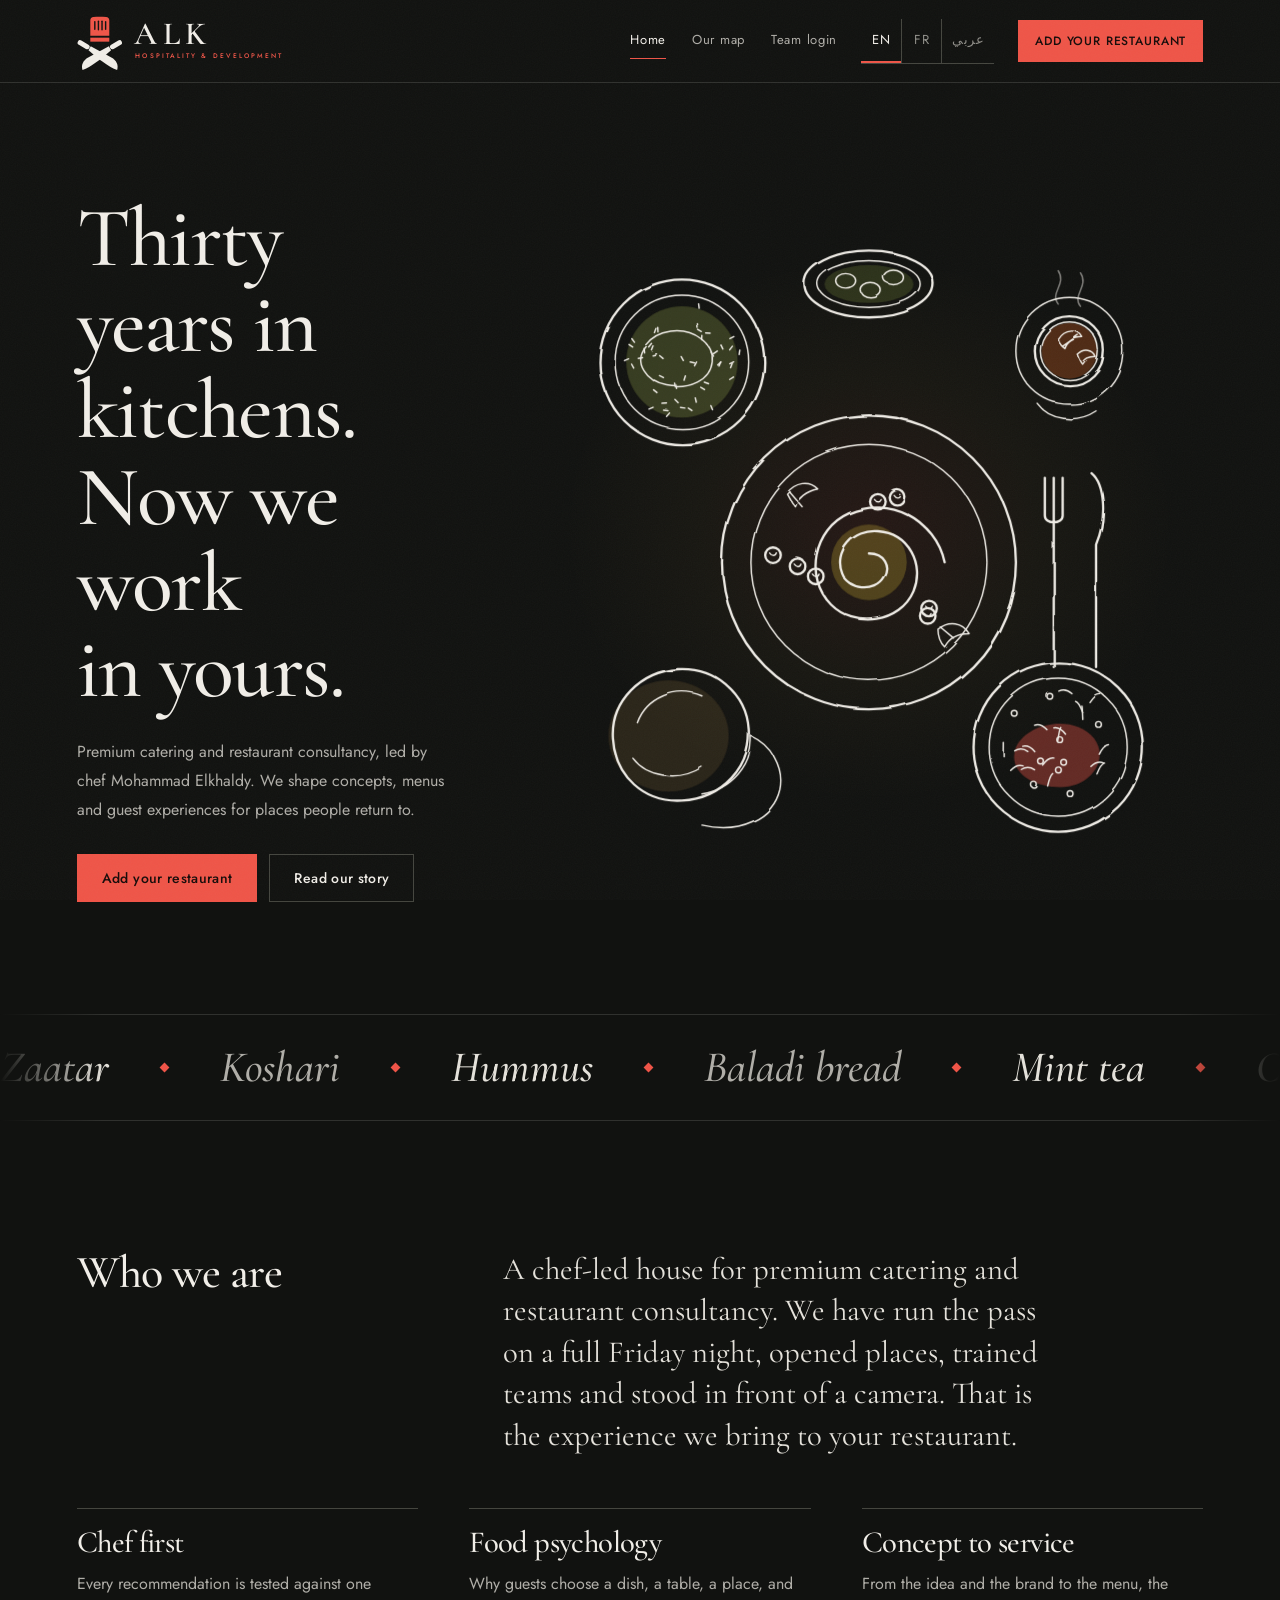
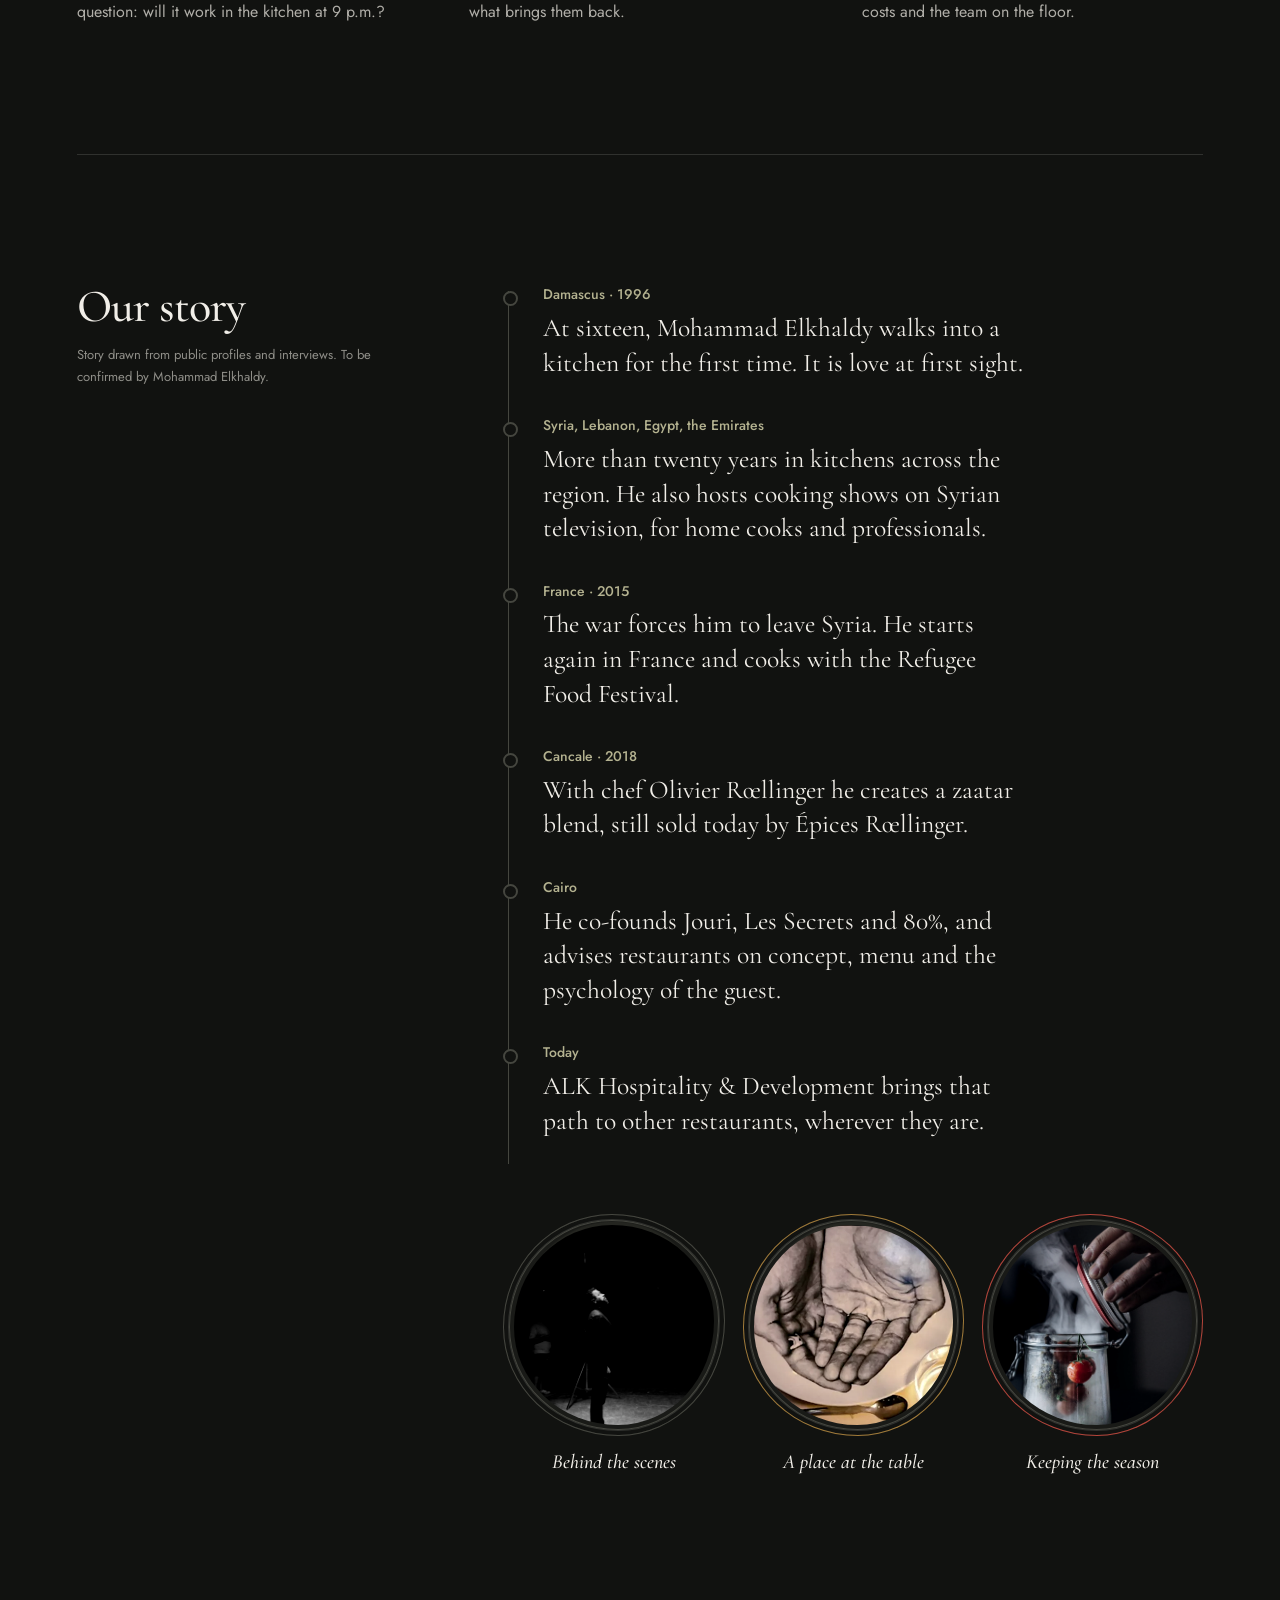
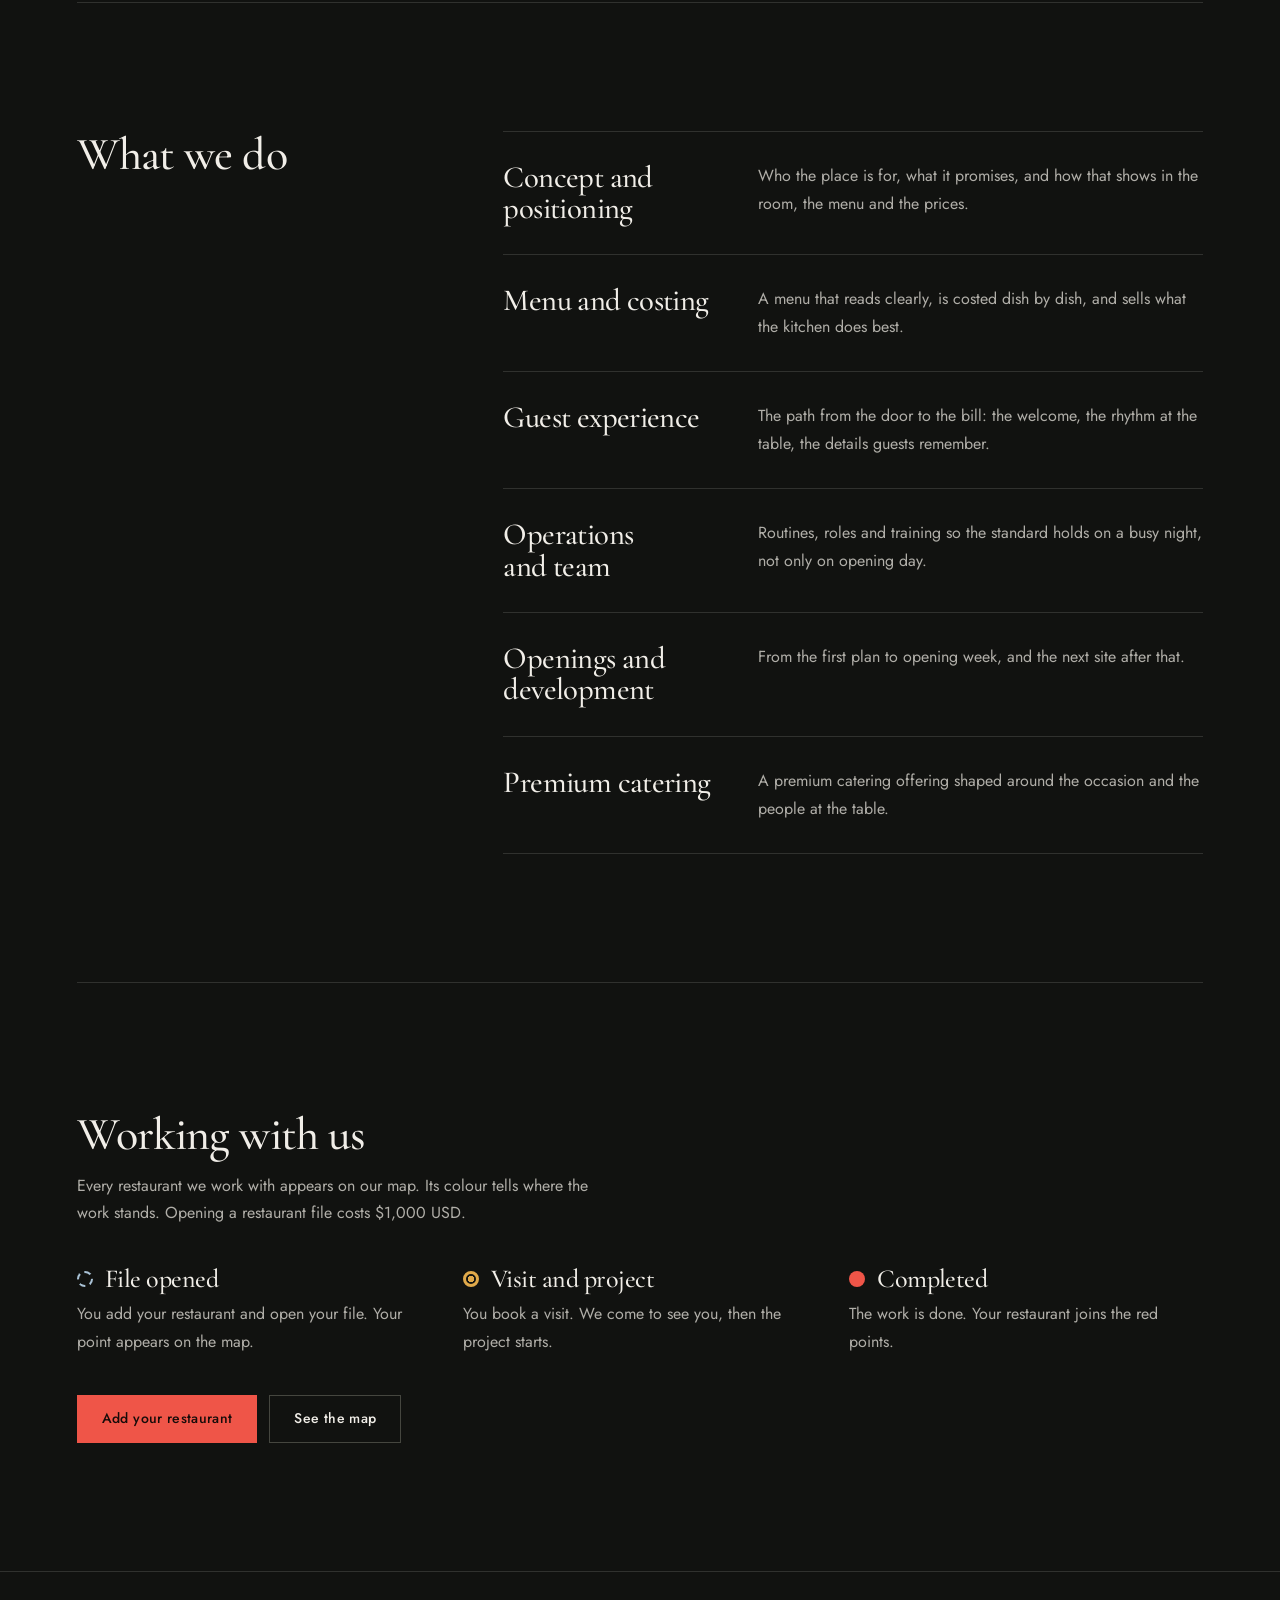
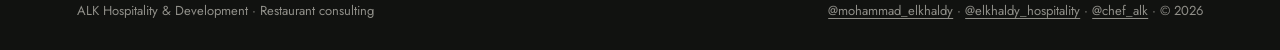
<file: index.html>
<!DOCTYPE html>
<html lang="en" dir="ltr">
<head>
<meta charset="utf-8">
<meta name="viewport" content="width=device-width, initial-scale=1">
<meta name="theme-color" content="#111210">
<link rel="icon" href="favicon.svg" type="image/svg+xml">
<title>ALK Hospitality</title>
<link rel="preconnect" href="https://fonts.googleapis.com">
<link rel="preconnect" href="https://fonts.gstatic.com" crossorigin>
<link rel="stylesheet" href="https://fonts.googleapis.com/css2?family=Cormorant+Garamond:ital,wght@0,500;0,600;1,500&family=Jost:wght@400;500;600&family=Amiri:wght@400;700&family=IBM+Plex+Sans+Arabic:wght@400;500;600&display=swap">
<link rel="stylesheet" href="site.css">
<style>
.hero{display:grid;grid-template-columns:minmax(0,4fr) minmax(0,7fr);gap:clamp(32px,6vw,88px);align-items:center;padding-block:clamp(64px,9vw,112px);min-height:calc(100vh - 82px)}
.hero h1{font-size:clamp(54px,6.6vw,88px);max-width:9ch}
.hero p{color:var(--muted);font-size:16px;margin:26px 0 0;max-width:40ch;line-height:1.8}
.acts{display:flex;flex-wrap:wrap;gap:12px;margin-top:30px}
.table{position:relative}
.table::before{content:"";position:absolute;inset:6% 4% 12%;border-radius:50%;background:radial-gradient(closest-side,rgba(239,85,72,.09),rgba(224,169,74,.035) 55%,transparent);pointer-events:none}
.table svg{position:relative}
@keyframes glow{0%,100%{opacity:.55;transform:scale(.95)}50%{opacity:1;transform:scale(1.05)}}
.hero h1,.hero p,.hero .acts{animation:rise 1.1s cubic-bezier(.16,1,.3,1) backwards}
.hero h1{animation-delay:.1s}.hero p{animation-delay:.3s}.hero .acts{animation-delay:.45s}
@keyframes rise{from{opacity:0;transform:translateY(32px)}}
.ticker{margin-inline:calc(50% - 50vw);overflow:hidden;direction:ltr;border-block:1px solid var(--line);padding-block:26px;mask-image:linear-gradient(90deg,transparent,#000 8%,#000 92%,transparent)}
.ticker .track{display:flex;width:max-content;animation:tick 75s linear infinite}
.ticker:hover .track{animation-play-state:paused}
.ticker span{display:flex;align-items:center;gap:52px;padding-inline-end:52px;white-space:nowrap;font:italic 500 clamp(28px,3.4vw,46px)/1.2 var(--display);color:#e4e1da}
.ticker span:nth-child(even){color:var(--muted)}
.ticker+.band{border-top:0}
.ticker i{flex:none;width:7px;height:7px;background:var(--red);transform:rotate(45deg)}
@keyframes tick{to{transform:translateX(-50%)}}
.table svg{display:block;width:100%;height:auto;max-height:calc(100vh - 150px)}
.table .note{margin:8px 0 0;text-align:center}
/* the drawing */
.ink{fill:none;stroke:#f1eee8;stroke-width:2.1;stroke-linecap:round;stroke-linejoin:round}
.ink .thin{stroke-width:1.3}
.wash{opacity:.9}
.anim .ink [pathLength]{stroke-dasharray:1;stroke-dashoffset:1;animation:draw var(--dur,1.2s) cubic-bezier(.65,0,.35,1) forwards;animation-delay:var(--t,0s)}
.anim .wash{opacity:0;animation:wash 1.4s ease-out forwards;animation-delay:var(--t,0s)}
.steam path{animation:steam 4s ease-in-out infinite;transform-box:fill-box;transform-origin:center}
.steam path+path{animation-delay:-2s}
@keyframes draw{to{stroke-dashoffset:0}}
@keyframes wash{to{opacity:.9}}
@keyframes steam{0%,100%{opacity:.15;transform:translateY(4px)}50%{opacity:.7;transform:translateY(-4px)}}
.diffs{display:grid;grid-template-columns:repeat(3,minmax(0,1fr));gap:clamp(24px,4vw,56px);margin-top:52px}
.diffs h3{font-size:clamp(25px,2.4vw,32px);padding-top:18px;border-top:1px solid var(--line2)}
.diffs p{color:var(--muted);margin:12px 0 0;max-width:34ch;line-height:1.75}
.who p.big{font-family:var(--display);font-size:clamp(24px,2.4vw,32px);line-height:1.35;max-width:36ch;margin:0;color:#e4e1da}
:root[dir=rtl] .who p.big{line-height:1.7}
.story{list-style:none;margin:0;padding:0;position:relative}
.story::before{content:"";position:absolute;top:8px;bottom:8px;inset-inline-start:5px;width:1px;background:var(--line2)}
.story li{position:relative;padding:0 0 34px;padding-inline-start:40px}
.story::after{content:"";position:absolute;top:8px;bottom:8px;inset-inline-start:5px;width:1px;background:var(--red);transform-origin:top;transform:scaleY(var(--p,1));transition:transform .25s linear}
.story li::before{content:"";position:absolute;z-index:1;top:8px;inset-inline-start:0;width:11px;height:11px;border-radius:50%;background:var(--bg);border:2px solid var(--line2);transition:background .5s,border-color .5s,box-shadow .5s}
.story li.on::before{border-color:var(--red);background:var(--red);box-shadow:0 0 0 6px rgba(239,85,72,.14)}
.story li b{transition:color .5s}.story li.on b{color:var(--red-ink)}
.story b{display:block;font-weight:500;font-size:14px;color:var(--olive)}
.story p{margin:4px 0 0;font-family:var(--display);font-size:clamp(21px,2vw,26px);line-height:1.35;max-width:40ch}
:root[dir=rtl] .story p{line-height:1.75}
.status{list-style:none;margin:40px 0 0;padding:0;display:grid;grid-template-columns:repeat(3,minmax(0,1fr));gap:32px}
.status h3{font-size:26px;display:flex;align-items:center;gap:12px}
.status p{color:var(--muted);margin:8px 0 0}
.mk{flex:none;width:16px;height:16px;border-radius:50%}
.mk.done{background:var(--red)}.mk.progress{border:3px solid var(--gold);background:radial-gradient(circle,var(--gold) 0 3px,transparent 3.5px)}.mk.open{border:2px dashed var(--steel)}
.join-cta{display:flex;flex-wrap:wrap;gap:12px;margin-top:40px}
@media(prefers-reduced-motion:reduce){.story::after{transform:none}.story li::before{border-color:var(--red)}}
@media(max-width:900px){
  .hero{grid-template-columns:minmax(0,1fr);min-height:0;gap:24px;padding-block:56px 72px}
  .hero h1{max-width:14ch;font-size:clamp(46px,10vw,68px)}
  .diffs,.status{grid-template-columns:minmax(0,1fr);gap:28px}
}
@media(prefers-reduced-motion:reduce){.ticker .track{animation:none}.hero h1,.hero p,.hero .acts{animation:none}}
</style>
</head>
<body>
<header>
  <div class="wrap bar">
    <a class="logo" href="index.html" aria-label="ALK Hospitality &amp; Development">
      <svg viewBox="0 0 236 60" aria-hidden="true"><mask id="toqueCut"><rect x="10" y="0" width="28" height="34" fill="#fff"/><g fill="#000"><rect x="18" y="8.5" width="1.5" height="9.5" rx=".75"/><rect x="21.8" y="8" width="1.5" height="10.5" rx=".75"/><rect x="25.6" y="8" width="1.5" height="10.5" rx=".75"/><rect x="29.4" y="8.5" width="1.5" height="9.5" rx=".75"/></g></mask><g class="toque" fill="#ef5548"><path mask="url(#toqueCut)" d="M14 24V7.6c0-2 1.4-3.3 3.3-3.4 4.5-.5 9-.5 13.4 0 1.9.1 3.3 1.4 3.3 3.4V24Z"/><rect x="14" y="26" width="20" height="4.2"/></g><g fill="#f1eee8"><g class="kl"><g transform="translate(1 30) rotate(30)"><path d="M2.6-2.6h8.6a2.6 2.6 0 0 1 0 5.2H2.6a2.6 2.6 0 0 1 0-5.2Z"/><path d="M14.2-2.3 39-2.9c6-.1 10.6 2.9 11.8 8.4-9.4 1.3-22.6-.1-36.6-3.1Z"/></g></g><g class="kr"><g transform="translate(47 30) scale(-1 1) rotate(30)"><path d="M2.6-2.6h8.6a2.6 2.6 0 0 1 0 5.2H2.6a2.6 2.6 0 0 1 0-5.2Z"/><path d="M14.2-2.3 39-2.9c6-.1 10.6 2.9 11.8 8.4-9.4 1.3-22.6-.1-36.6-3.1Z"/></g></g></g><g class="wm"><text x="60" y="33" fill="#f1eee8" font-family="Cormorant Garamond,Georgia,serif" font-size="34" font-weight="600" letter-spacing="6">ALK</text><text x="61.5" y="47.5" fill="#ef5548" font-family="Jost,Avenir Next,Segoe UI,sans-serif" font-size="7" font-weight="500" letter-spacing="2.2">HOSPITALITY &amp; DEVELOPMENT</text></g></svg>
    </a>
    <nav aria-label="Main"><a href="index.html" aria-current="page" data-t="navHome">Home</a><a href="map.html" data-t="navMap">Our map</a><a href="login.html">Team login</a></nav>
    <div class="langs" id="langs" role="group" aria-label="Language / Langue / اللغة"><button type="button" data-l="en" lang="en" aria-pressed="true">EN</button><button type="button" data-l="fr" lang="fr" aria-pressed="false">FR</button><button type="button" data-l="ar" lang="ar" aria-pressed="false">عربي</button></div>
    <a class="btn" href="map.html#join" data-t="cta">Add your restaurant</a>
  </div>
</header>

<main class="wrap">
  <section class="hero" aria-labelledby="h1">
    <div>
      <h1 id="h1" data-t="h1">Thirty years in kitchens. Now we work in yours.</h1>
      <p data-t="lead">ALK Hospitality &amp; Development is the consulting house of chef Mohammad Elkhaldy.</p>
      <div class="acts"><a class="btn" href="map.html#join" data-t="cta">Add your restaurant</a><a class="btn ghost" href="#story" data-t="readStory">Read our story</a></div>
    </div>
    <figure class="table" style="margin:0">
      <svg id="draw" viewBox="0 0 600 600" role="img" aria-labelledby="drawcap">
        <defs>
          <filter id="hand" x="-5%" y="-5%" width="110%" height="110%"><feTurbulence type="fractalNoise" baseFrequency=".022" numOctaves="2" seed="7"/><feDisplacementMap in="SourceGraphic" scale="3.2"/></filter>
        </defs>
        <!-- washes: colour sits inside the lines -->
        <g class="wash" style="--t:5.2s">
          <circle cx="132" cy="132" r="50" fill="#6f7a3a" opacity=".45"/>
          <circle cx="300" cy="312" r="34" fill="#b9a02e" opacity=".35"/>
          <path d="M432,478 c10,-22 52,-30 70,-8 c14,18 -2,44 -30,44 c-26,0 -48,-14 -40,-36z" fill="#ef5548" opacity=".42"/>
          <circle cx="480" cy="122" r="25" fill="#9c4a1e" opacity=".5"/>
          <ellipse cx="300" cy="62" rx="40" ry="17" fill="#4f5a2a" opacity=".5"/>
          <ellipse cx="120" cy="468" rx="54" ry="50" fill="#c99a5b" opacity=".16"/>
        </g>
        <g class="ink" filter="url(#hand)" id="lines">
          <!-- zaatar bowl, top left -->
          <circle cx="132" cy="132" r="74" style="--t:.1s"/>
          <circle cx="132" cy="132" r="60" class="thin" style="--t:.5s"/>
          <path d="M100,118 c10,-14 34,-18 50,-6 c14,10 12,30 -4,38 c-16,8 -40,4 -48,-10 c-5,-8 -3,-16 2,-22" class="thin" style="--t:1s"/>
          <g id="zaatar" class="thin"></g>
          <!-- hummus plate, centre -->
          <circle cx="300" cy="312" r="132" style="--t:.4s;--dur:1.5s"/>
          <circle cx="300" cy="312" r="106" class="thin" style="--t:.9s;--dur:1.4s"/>
          <path d="M300,312 m0,-8 c14,0 20,12 14,22 c-8,14 -32,12 -38,-4 c-8,-20 10,-40 32,-38 c28,2 42,30 32,54 c-12,28 -52,34 -74,12 c-24,-24 -16,-68 16,-82 c36,-16 78,6 86,44" style="--t:1.6s;--dur:2s"/>
          <g id="chick"></g>
          <path d="M226,250 c8,-10 20,-12 28,-4 c-10,2 -18,8 -20,16 c-4,-4 -6,-8 -8,-12z M240,262 l-12,-14" class="thin" style="--t:3.4s"/>
          <path d="M362,372 c10,-8 22,-6 28,4 c-10,0 -18,4 -22,12 c-4,-4 -6,-10 -6,-16z M376,380 l-12,-10" class="thin" style="--t:3.6s"/>
          <!-- mint tea, top right -->
          <circle cx="480" cy="122" r="48" class="thin" style="--t:.7s"/>
          <circle cx="480" cy="122" r="31" style="--t:1.1s"/>
          <circle cx="480" cy="122" r="26" class="thin" style="--t:1.4s"/>
          <path d="M470,112 c6,-10 18,-10 22,-2 c-8,0 -14,4 -16,10 c-3,-2 -5,-5 -6,-8z M474,118 l14,-10 M488,126 c6,-6 14,-4 16,2 c-6,0 -10,2 -12,6 c-2,-2 -3,-5 -4,-8z" class="thin" style="--t:2.6s"/>
          <path d="M452,170 c10,14 34,18 52,6" class="thin" style="--t:2s"/>
          <!-- cutlery, right of the plate -->
          <path d="M466,236 l0,170 M458,236 l0,34 c0,8 16,8 16,0 l0,-34 M466,236 l0,30" style="--t:2.2s"/>
          <path d="M500,232 c12,10 14,40 4,64 l0,110" style="--t:2.4s"/>
          <!-- baladi bread, bottom left -->
          <path d="M70,470 c-2,-34 26,-60 58,-62 c34,-2 62,22 64,54 c2,34 -24,62 -60,64 c-34,2 -60,-22 -62,-56z" style="--t:1.2s"/>
          <path d="M92,456 c8,-22 34,-34 58,-24 M88,488 c12,16 40,22 62,8" class="thin" style="--t:2.8s"/>
          <path d="M150,520 c26,-4 46,-26 44,-52 c18,8 30,28 26,48 c-6,26 -36,40 -70,32" class="thin" style="--t:2s"/>
          <!-- koshari bowl, bottom right -->
          <circle cx="470" cy="478" r="76" style="--t:1.4s"/>
          <circle cx="470" cy="478" r="62" class="thin" style="--t:1.8s"/>
          <g id="kosh" class="thin"></g>
          <!-- olives dish, top -->
          <ellipse cx="300" cy="62" rx="58" ry="30" style="--t:1.6s"/>
          <ellipse cx="300" cy="62" rx="46" ry="21" class="thin" style="--t:2s"/>
          <ellipse cx="280" cy="60" rx="9" ry="6.5" class="thin" style="--t:3s;--dur:.5s"/>
          <ellipse cx="302" cy="68" rx="9" ry="6.5" class="thin" style="--t:3.2s;--dur:.5s"/>
          <ellipse cx="322" cy="56" rx="9" ry="6.5" class="thin" style="--t:3.4s;--dur:.5s"/>
        </g>
        <g class="steam" stroke="#f1eee8" stroke-width="1.3" fill="none" stroke-linecap="round" opacity=".5">
          <path d="M470,80 c-8,-10 8,-18 0,-30"/><path d="M490,82 c-8,-10 8,-18 0,-30"/>
        </g>
      </svg>
      <figcaption class="vh" id="drawcap" data-t="drawNote"></figcaption>
    </figure>
  </section>

  <div class="ticker" aria-hidden="true"><div class="track" id="ticker"></div></div>

  <section class="band who" aria-labelledby="h-who">
    <div class="split">
      <h2 id="h-who" data-t="whoTitle">Who we are</h2>
      <p class="big" data-t="whoBody">A chef-led consulting house.</p>
    </div>
    <div class="diffs" id="diffs"></div>
  </section>

  <section class="band split" id="story" aria-labelledby="h-story">
    <div><h2 id="h-story" data-t="storyTitle">Our story</h2><p class="note" data-t="storyNote" style="margin-top:14px"></p></div>
    <div class="story-content">
      <ol class="story" id="storyList"></ol>
      <div class="story-photos" role="group" aria-label="Story in photographs" data-t-aria="storyPhotoGroup">
        <figure>
          <div class="story-plate"><img src="images/story/studio.png" alt="A man standing under a single light in a dark studio." data-t-alt="storyPhotoAltOne" loading="lazy" decoding="async"></div>
          <figcaption data-t="storyPhotoCaptionOne">Behind the scenes</figcaption>
        </figure>
        <figure>
          <div class="story-plate"><img src="images/story/table.png" alt="Open hands resting on a plate between cutlery and a glass." data-t-alt="storyPhotoAltTwo" loading="lazy" decoding="async"></div>
          <figcaption data-t="storyPhotoCaptionTwo">A place at the table</figcaption>
        </figure>
        <figure>
          <div class="story-plate"><img src="images/story/preserving.png" alt="A hand opening a steaming glass jar with a tomato inside." data-t-alt="storyPhotoAltThree" loading="lazy" decoding="async"></div>
          <figcaption data-t="storyPhotoCaptionThree">Keeping the season</figcaption>
        </figure>
      </div>
    </div>
  </section>

  <section class="band split" aria-labelledby="h-svc">
    <h2 id="h-svc" data-t="svcTitle">What we do</h2>
    <ul class="rows" id="svc"></ul>
  </section>

  <section class="band" aria-labelledby="h-join">
    <h2 id="h-join" data-t="joinTitle">Working with us</h2>
    <p style="color:var(--muted);max-width:52ch;margin:14px 0 0" data-t="joinBody"></p>
    <ol class="status" id="steps"></ol>
    <div class="join-cta"><a class="btn" href="map.html#join" data-t="cta">Add your restaurant</a><a class="btn ghost" href="map.html" data-t="seeMap">See the map</a></div>
  </section>
</main>

<footer><div class="wrap"><span data-t="foot"></span><span><a href="https://www.instagram.com/mohammad_elkhaldy/">@mohammad_elkhaldy</a> · <a href="https://www.instagram.com/elkhaldy_hospitality/">@elkhaldy_hospitality</a> · <a href="https://www.instagram.com/chef_alk/">@chef_alk</a> · © 2026</span></div></footer>

<script src="site.js"></script>
<script>
{
// seeded scatter for zaatar specks, chickpeas and koshari
let seed = 11; const rnd = () => (seed = (seed * 16807) % 2147483647) / 2147483647;
const NS = "http://www.w3.org/2000/svg";
const add = (g, tag, attrs) => { const e = document.createElementNS(NS, tag); for (const k in attrs) e.setAttribute(k, attrs[k]); g.appendChild(e); return e; };
const scatter = (id, cx, cy, r, n, fn) => { const g = document.getElementById(id); for (let i = 0; i < n; i++) { const a = rnd() * 6.283, d = Math.sqrt(rnd()) * r; fn(g, cx + Math.cos(a) * d, cy + Math.sin(a) * d, i); } };
scatter("zaatar", 132, 132, 52, 46, (g, x, y, i) => { const a = rnd() * 6.283; add(g, "path", {d:`M${x.toFixed(1)},${y.toFixed(1)} l${(Math.cos(a)*4).toFixed(1)},${(Math.sin(a)*4).toFixed(1)}`, style:`--t:${(1.8 + i * .03).toFixed(2)}s;--dur:.4s`}); });
scatter("chick", 300, 312, 90, 9, (g, x, y, i) => { if (Math.hypot(x - 300, y - 312) < 46) return; add(g, "circle", {cx:x.toFixed(1), cy:y.toFixed(1), r:7, style:`--t:${(3 + i * .1).toFixed(2)}s;--dur:.6s`}); add(g, "path", {class:"thin", d:`M${(x-3).toFixed(1)},${(y-2).toFixed(1)} c2,3 5,3 6,0`, style:`--t:${(3.2 + i * .1).toFixed(2)}s;--dur:.4s`}); });
scatter("kosh", 470, 478, 50, 26, (g, x, y, i) => { const a = rnd() * 6.283; if (i % 3 === 0) add(g, "circle", {cx:x.toFixed(1), cy:y.toFixed(1), r:2.6, style:`--t:${(3 + i * .04).toFixed(2)}s;--dur:.3s`}); else add(g, "path", {d:`M${x.toFixed(1)},${y.toFixed(1)} q${(Math.cos(a)*6).toFixed(1)},${(Math.sin(a)*6-4).toFixed(1)} ${(Math.cos(a)*12).toFixed(1)},${(Math.sin(a)*12).toFixed(1)}`, style:`--t:${(2.8 + i * .04).toFixed(2)}s;--dur:.5s`}); });
document.querySelectorAll("#lines path, #lines circle").forEach(e => e.setAttribute("pathLength", "1"));
if (!matchMedia("(prefers-reduced-motion: reduce)").matches) document.getElementById("draw").classList.add("anim");

function render(){
  const d = t();
  $("diffs").innerHTML = d.diffs.map(x => `<div><h3>${esc(x[0])}</h3><p>${esc(x[1])}</p></div>`).join("");
  $("storyList").innerHTML = d.story.map(x => `<li><b>${esc(x[0])}</b><p>${esc(x[1])}</p></li>`).join("");
  $("svc").innerHTML = d.svc.map(x => `<li><h3>${esc(x[0])}</h3><p>${esc(x[1])}</p></li>`).join("");
  const cls = ["open", "progress", "done"];
  const words = d.ticker.map(w => `<span>${esc(w)}<i></i></span>`).join("");
  $("ticker").innerHTML = words + words;
  $("steps").innerHTML = d.joinSteps.map((x, i) => `<li><h3><span class="mk ${cls[i]}" aria-hidden="true"></span>${esc(x[0])}</h3><p>${esc(x[1])}</p></li>`).join("");
}
initLang(render);
}
</script>
</body>
</html>
</file>
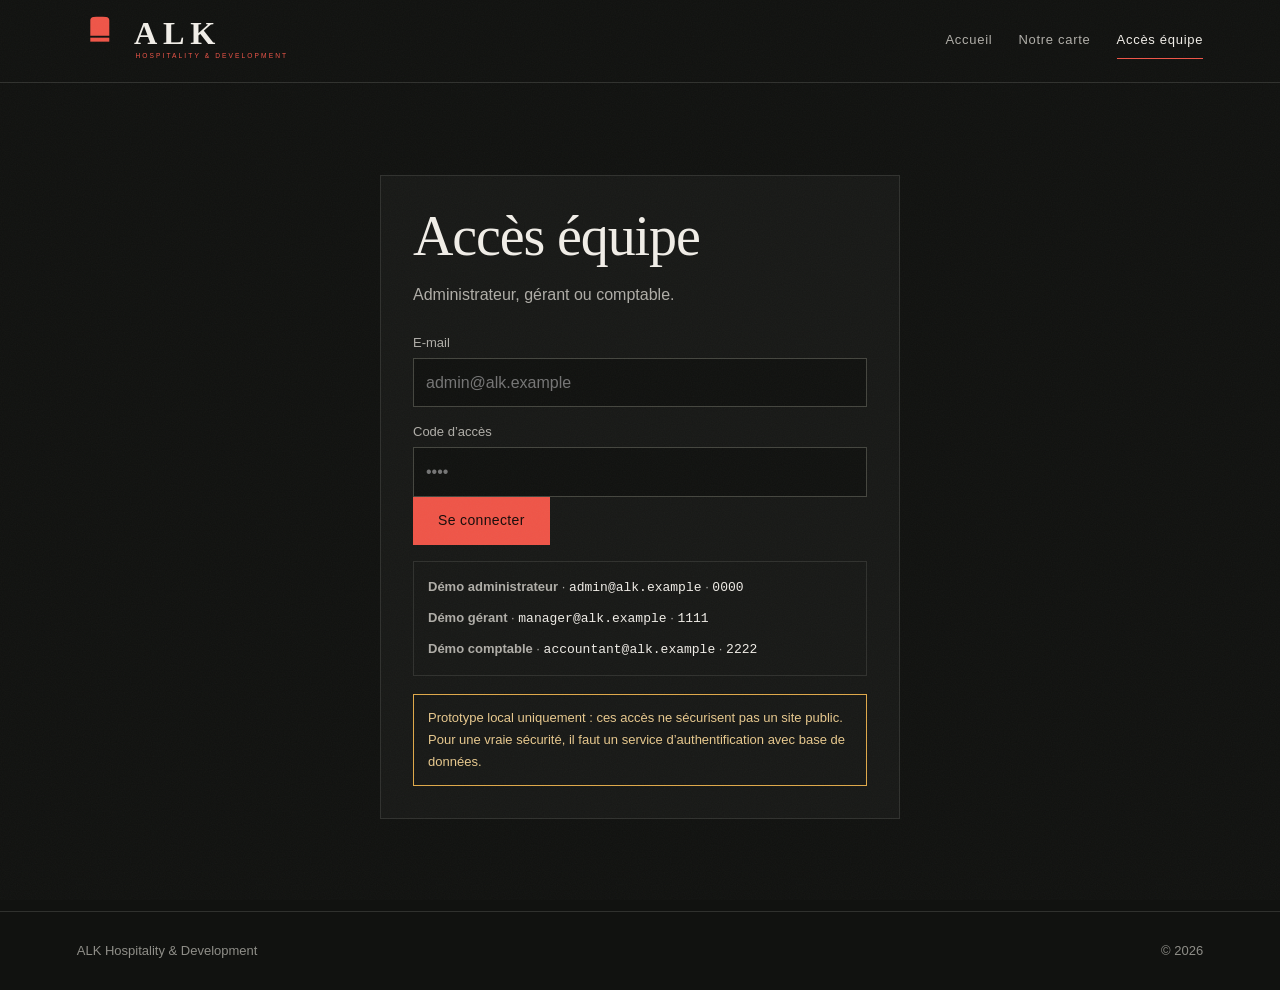
<file: login.html>
<!doctype html>
<html lang="fr">
<head>
  <meta charset="utf-8">
  <meta name="viewport" content="width=device-width, initial-scale=1">
  <meta name="theme-color" content="#111210">
  <title>ALK Hospitality · Accès équipe</title>
  <link rel="icon" href="favicon.svg" type="image/svg+xml">
  <link rel="stylesheet" href="site.css">
</head>
<body>
  <header>
    <div class="wrap bar">
      <a class="logo" href="index.html" aria-label="ALK Hospitality &amp; Development">
        <svg viewBox="0 0 236 60" aria-hidden="true"><g fill="#ef5548"><path d="M14 24V7.6c0-2 1.4-3.3 3.3-3.4 4.5-.5 9-.5 13.4 0 1.9.1 3.3 1.4 3.3 3.4V24Z"/><rect x="14" y="26" width="20" height="4.2"/></g><g fill="#f1eee8"><text x="60" y="33" font-family="Georgia,serif" font-size="34" font-weight="600" letter-spacing="6">ALK</text><text x="61.5" y="47.5" fill="#ef5548" font-family="Jost,sans-serif" font-size="7" font-weight="500" letter-spacing="2.2">HOSPITALITY &amp; DEVELOPMENT</text></g></svg>
      </a>
      <nav aria-label="Navigation"><a href="index.html">Accueil</a><a href="map.html">Notre carte</a><a href="login.html" aria-current="page">Accès équipe</a></nav>
    </div>
  </header>

  <main class="wrap">
    <section class="login-shell" id="loginView">
      <div class="login-card">
        <h1>Accès équipe</h1>
        <p>Administrateur, gérant ou comptable.</p>
        <form id="loginForm">
          <label class="field"><span>E-mail</span><input id="email" type="email" autocomplete="username" placeholder="admin@alk.example"></label>
          <label class="field"><span>Code d’accès</span><input id="pin" type="password" autocomplete="current-password" placeholder="••••"></label>
          <div class="row"><button class="btn" type="submit">Se connecter</button></div>
          <em class="err" id="loginError" role="alert"></em>
        </form>
        <div class="demo-users">
          <span><strong>Démo administrateur</strong> · <code>admin@alk.example</code> · <code>0000</code></span>
          <span><strong>Démo gérant</strong> · <code>manager@alk.example</code> · <code>1111</code></span>
          <span><strong>Démo comptable</strong> · <code>accountant@alk.example</code> · <code>2222</code></span>
        </div>
        <div class="demo-warning">Prototype local uniquement : ces accès ne sécurisent pas un site public. Pour une vraie sécurité, il faut un service d’authentification avec base de données.</div>
      </div>
    </section>

    <section class="dashboard" id="dashboard" hidden>
      <div class="dashboard-head">
        <div><p class="note" id="roleLabel"></p><h1 id="dashboardTitle"></h1></div>
        <button class="btn ghost" id="logout" type="button">Se déconnecter</button>
      </div>
      <div class="dashboard-grid">
        <article class="panel" id="mainPanel"></article>
        <aside class="panel" id="sidePanel"></aside>
      </div>
    </section>
  </main>

  <footer><div class="wrap"><span>ALK Hospitality &amp; Development</span><span>© 2026</span></div></footer>

  <script>
  const accounts = {
    "admin@alk.example": {pin:"0000", role:"admin", name:"Administrateur"},
    "manager@alk.example": {pin:"1111", role:"manager", name:"Gérant du restaurant"},
    "accountant@alk.example": {pin:"2222", role:"accountant", name:"Comptable"}
  };
  const store = {
    read:key => JSON.parse(localStorage.getItem(key) || "[]"),
    write:(key,value) => localStorage.setItem(key, JSON.stringify(value))
  };
  const loginView = document.getElementById("loginView");
  const dashboard = document.getElementById("dashboard");
  const mainPanel = document.getElementById("mainPanel");
  const sidePanel = document.getElementById("sidePanel");

  function escapeHtml(value){
    return String(value).replace(/[&<>"']/g, char => ({"&":"&amp;","<":"&lt;",">":"&gt;",'"':"&quot;","'":"&#039;"}[char]));
  }
  function showDashboard(account){
    loginView.hidden = true; dashboard.hidden = false;
    document.getElementById("roleLabel").textContent = account.name;
    document.getElementById("dashboardTitle").textContent = account.role === "admin" ? "Objectifs & récompenses" : account.role === "manager" ? "Mon restaurant" : "Suivi des paiements";
    if (account.role === "admin") renderAdmin();
    if (account.role === "manager") renderManager();
    if (account.role === "accountant") renderAccountant();
  }
  function renderAdmin(){
    const objectives = store.read("alk-objectives");
    mainPanel.innerHTML = `<h2>Publier un objectif</h2><div class="stack"><input id="objectiveTitle" placeholder="Titre de l’objectif"><textarea id="objectiveText" placeholder="Détail de l’objectif et récompense"></textarea><button class="btn" id="addObjective">Publier</button></div><ul class="panel-list" id="objectiveList"></ul>`;
    sidePanel.innerHTML = `<h2>Récapitulatif</h2><div class="metric">${objectives.length}</div><p class="note">Objectifs publiés</p>`;
    document.getElementById("objectiveList").innerHTML = objectives.length ? objectives.map(item => `<li><span>${escapeHtml(item.title)}<br><small>${escapeHtml(item.text)}</small></span></li>`).join("") : `<li><small>Aucun objectif publié.</small></li>`;
    document.getElementById("addObjective").onclick = () => {
      const title = document.getElementById("objectiveTitle").value.trim();
      const text = document.getElementById("objectiveText").value.trim();
      if (!title || !text) return;
      objectives.push({title,text}); store.write("alk-objectives", objectives); showDashboard(accounts[sessionStorage.getItem("alk-demo-email")]);
    };
  }
  function renderManager(){
    const updates = store.read("alk-manager-updates");
    mainPanel.innerHTML = `<h2>Publier une information</h2><div class="stack"><input id="updateTitle" placeholder="Titre"><textarea id="updateText" placeholder="Actualité du restaurant"></textarea><button class="btn" id="addUpdate">Publier</button></div><ul class="panel-list" id="updateList"></ul>`;
    sidePanel.innerHTML = `<h2>Informations publiées</h2><div class="metric">${updates.length}</div><p class="note">Actuellement stockées sur cet appareil</p>`;
    document.getElementById("updateList").innerHTML = updates.length ? updates.map(item => `<li><span>${escapeHtml(item.title)}<br><small>${escapeHtml(item.text)}</small></span></li>`).join("") : `<li><small>Aucune information publiée.</small></li>`;
    document.getElementById("addUpdate").onclick = () => {
      const title = document.getElementById("updateTitle").value.trim();
      const text = document.getElementById("updateText").value.trim();
      if (!title || !text) return;
      updates.push({title,text}); store.write("alk-manager-updates", updates); showDashboard(accounts[sessionStorage.getItem("alk-demo-email")]);
    };
  }
  function renderAccountant(){
    const payments = store.read("alk-payments");
    mainPanel.innerHTML = `<h2>Ajouter un paiement</h2><div class="stack"><input id="paymentName" placeholder="Restaurant ou client"><input id="paymentAmount" type="number" min="0" step="0.01" placeholder="Montant"><button class="btn" id="addPayment">Enregistrer</button></div><ul class="panel-list" id="paymentList"></ul>`;
    const total = payments.reduce((sum,item) => sum + Number(item.amount), 0);
    sidePanel.innerHTML = `<h2>Total manuel</h2><div class="metric">${total.toFixed(2)}</div><p class="note">Aucun paiement réel n’est traité par ce prototype.</p>`;
    document.getElementById("paymentList").innerHTML = payments.length ? payments.map(item => `<li><span>${escapeHtml(item.name)}</span><small>${Number(item.amount).toFixed(2)}</small></li>`).join("") : `<li><small>Aucun paiement enregistré.</small></li>`;
    document.getElementById("addPayment").onclick = () => {
      const name = document.getElementById("paymentName").value.trim();
      const amount = document.getElementById("paymentAmount").value;
      if (!name || !amount) return;
      payments.push({name,amount}); store.write("alk-payments", payments); showDashboard(accounts[sessionStorage.getItem("alk-demo-email")]);
    };
  }

  document.getElementById("loginForm").addEventListener("submit", event => {
    event.preventDefault();
    const email = document.getElementById("email").value.trim().toLowerCase();
    const pin = document.getElementById("pin").value;
    const account = accounts[email];
    if (!account || account.pin !== pin) {
      document.getElementById("loginError").textContent = "E-mail ou code d’accès incorrect.";
      return;
    }
    sessionStorage.setItem("alk-demo-email", email);
    document.getElementById("loginError").textContent = "";
    showDashboard(account);
  });
  document.getElementById("logout").onclick = () => {
    sessionStorage.removeItem("alk-demo-email");
    dashboard.hidden = true;
    loginView.hidden = false;
  };
  const savedEmail = sessionStorage.getItem("alk-demo-email");
  if (savedEmail && accounts[savedEmail]) showDashboard(accounts[savedEmail]);
  </script>
</body>
</html>
</file>
<file: site.css>
/* VOICE: quiet, assured hospitality. A maître d' who knows the room.
   IDEA: a chef's sketchbook and a consultant's survey map, both in ink on a black table.
   PICTURE: home = a table seen from above, drawn by hand line by line; map = hand-drawn Egypt with status points.
   COLOUR and TYPE: graphite ground, warm white ink, signal red for finished work, gold for work in progress, steel for newly opened files.
   LAYOUT: two pages sharing one rail: home (who we are, story, services, how to join), map (status map, case file, join flow). */
:root{color-scheme:dark;--bg:#111210;--panel:#181917;--land:#22231f;--line:#30312e;--line2:#45463f;--ink:#f1eee8;--muted:#b0aea8;--quiet:#8f8e88;
  --red:#ef5548;--gold:#e0a94a;--steel:#a9c2d6;--red-ink:#ffd9d3;--olive:#b4b290;
  --display:"Cormorant Garamond",Georgia,serif;--sans:Jost,"Avenir Next",Avenir,"Segoe UI",sans-serif}
:root[dir=rtl]{--display:Amiri,"Times New Roman",serif;--sans:"IBM Plex Sans Arabic",Tahoma,sans-serif}
:root[data-theme=light],:root[data-theme=dark]{color-scheme:dark}
[hidden]{display:none!important}
*{box-sizing:border-box;min-width:0}
html{scroll-behavior:smooth;scroll-padding-top:84px}
body{margin:0;background:var(--bg);color:var(--ink);font:16px/1.7 var(--sans);overflow-x:clip;-webkit-font-smoothing:antialiased}
::selection{background:var(--red);color:#111210}
input,select,textarea{caret-color:var(--red)}
*{scrollbar-color:var(--line2) transparent;scrollbar-width:thin}
a{color:inherit;text-underline-offset:.25em}
button,input,select,textarea{font:inherit;color:inherit}
:focus-visible{outline:2px solid var(--olive);outline-offset:3px}
.wrap{max-width:1360px;margin:0 auto;padding-inline:max(6vw,20px)}
h1,h2,h3{font-family:var(--display);font-weight:500;line-height:1.02;margin:0;text-wrap:balance;letter-spacing:-.02em}
:root[dir=rtl] :is(h1,h2,h3){line-height:1.35;letter-spacing:0}
h2{font-size:clamp(34px,3.6vw,48px)}
.note{font-size:13px;color:var(--quiet)}
.vh{position:absolute;width:1px;height:1px;overflow:hidden;clip-path:inset(50%);white-space:nowrap}
.btn{display:inline-flex;align-items:center;justify-content:center;gap:10px;min-height:48px;padding:0 24px;border:1px solid var(--red);background:var(--red);color:#170c0a;font-weight:500;font-size:14px;letter-spacing:.025em;cursor:pointer;text-decoration:none;transition:background .25s,color .25s,border-color .25s,transform .35s cubic-bezier(.16,1,.3,1),box-shadow .35s}
.btn:hover{background:#ff6c60;transform:translateY(-2px);box-shadow:0 14px 34px -14px rgba(239,85,72,.85)}
.btn.ghost:hover{box-shadow:none}
.btn.ghost{background:transparent;color:var(--ink);border-color:var(--line2)}
.btn.ghost:hover{border-color:var(--ink)}
.btn[disabled]{opacity:.45;cursor:not-allowed}

header{position:sticky;top:0;z-index:50;background:var(--bg);border-bottom:1px solid var(--line)}
.bar{display:flex;align-items:center;gap:24px;height:82px}
.logo{display:block;flex:none;direction:ltr}
.logo svg{display:block;width:224px;height:auto;overflow:visible}
nav{display:flex;gap:26px;margin-inline-start:auto;font-size:13px;letter-spacing:.055em}
nav a{white-space:nowrap;text-decoration:none;color:var(--muted);padding-block:6px;border-bottom:1px solid transparent;transition:color .2s,border-color .2s}
nav a:hover{color:var(--ink)}
nav a[aria-current=page]{color:var(--ink);border-color:var(--red)}
:root[dir=rtl] nav,:root[dir=rtl] .bar .btn{letter-spacing:0}
.langs{display:flex;flex:none;border-bottom:1px solid var(--line2)}
.langs button{min-height:44px;min-width:40px;padding:0 10px;border:0;background:none;cursor:pointer;font-size:13px;letter-spacing:.04em;color:var(--quiet)}
.langs button+button{border-inline-start:1px solid var(--line2)}
.langs button:hover{color:var(--ink)}
.langs button[aria-pressed=true]{color:var(--ink);box-shadow:inset 0 -2px 0 var(--red)}
.bar .btn{min-height:42px;padding:0 16px;font-size:12px;letter-spacing:.07em;text-transform:uppercase}

.band{padding-block:clamp(82px,10vw,144px);border-top:1px solid var(--line)}
.split{display:grid;grid-template-columns:minmax(0,4fr) minmax(0,8fr);gap:clamp(36px,6vw,84px)}
@media(min-width:901px){.split>h2{position:sticky;top:126px;align-self:start}}
.rows{list-style:none;margin:0;padding:0}
.rows{counter-reset:r}
.rows li{counter-increment:r;transition:background .5s;display:grid;grid-template-columns:minmax(0,4fr) minmax(0,8fr);gap:32px;padding:30px 0;border-top:1px solid var(--line)}
.rows li:last-child{border-bottom:1px solid var(--line)}
.rows h3{font-size:clamp(25px,2.4vw,32px);transition:color .3s}
.rows h3::before{content:none}
.rows li:hover{background:rgba(241,238,232,.025)}
.rows li:hover h3{color:var(--red-ink)}
.rows p{margin:0;color:var(--muted);max-width:56ch;line-height:1.75}
.fee-card{display:flex;align-items:center;justify-content:space-between;gap:20px;margin-top:24px;padding:18px 0;border-block:1px solid var(--line2)}
.fee-card>div{display:grid;gap:4px}
.fee-label{font-size:14px;color:var(--ink)}
.fee-note{font-size:12px;color:var(--muted)}
.fee-card strong{flex:none;font:500 clamp(28px,4vw,40px)/1 var(--display);color:var(--gold);white-space:nowrap}
.story-content{display:grid;gap:42px}
.story-photos{display:grid;grid-template-columns:repeat(3,minmax(0,1fr));gap:18px;align-items:start}
.story-photos figure{margin:0;text-align:center}
.story-plate{position:relative;aspect-ratio:1;padding:10px;border:1px solid var(--line2);border-radius:49% 51% 48% 52% / 51% 48% 52% 49%;background:radial-gradient(circle at 50% 45%,#242520 0 56%,#191a17 57% 100%);box-shadow:inset 0 0 0 4px var(--bg),inset 0 0 0 5px var(--line)}
.story-plate::before{content:"";position:absolute;inset:5px;border:1px solid var(--line2);border-radius:inherit;pointer-events:none}
.story-photos figure:nth-child(2) .story-plate{border-color:rgba(224,169,74,.68)}
.story-photos figure:nth-child(3) .story-plate{border-color:rgba(239,85,72,.72)}
.story-plate img{display:block;width:100%;height:100%;object-fit:cover;border-radius:inherit;filter:saturate(.76) contrast(1.05);transition:filter .35s,transform .5s cubic-bezier(.16,1,.3,1)}
.story-photos figure:first-child img{object-position:center 45%;filter:grayscale(.8) contrast(1.08)}
.story-photos figure:hover img{filter:saturate(.95) contrast(1.06);transform:scale(.97)}
.story-photos figcaption{margin-top:14px;font:italic 500 20px/1.2 var(--display);color:var(--ink)}

.field{display:block;margin-top:14px}
.field>span{display:block;font-size:13px;color:var(--muted);margin-bottom:4px}
.field :is(input,select){width:100%;min-height:46px;padding:10px 12px;font-size:16px;background:var(--bg);border:1px solid var(--line2);border-radius:0;appearance:none;text-overflow:ellipsis}
.field select{padding-inline-end:34px;background-image:linear-gradient(45deg,transparent 50%,var(--muted) 50%),linear-gradient(-45deg,transparent 50%,var(--muted) 50%);background-size:6px 6px;background-repeat:no-repeat;background-position:calc(100% - 18px) 50%,calc(100% - 12px) 50%}
:root[dir=rtl] .field select{background-position:12px 50%,18px 50%}
.field input[type=date]{color-scheme:dark}
.field :is(input,select):hover{border-color:var(--quiet)}
.field :is(input,select):focus{outline:none;border-color:var(--olive)}
.field [aria-invalid=true]{border-color:var(--red)}
.err{display:block;font-style:normal;font-size:13px;color:#ff8d82;margin-top:4px}
.err:empty{display:none}
.grid2{display:grid;grid-template-columns:minmax(0,1fr) minmax(0,1fr);gap:0 14px}

footer{border-top:1px solid var(--line);padding-block:28px;font-size:13px;color:var(--quiet)}
footer .wrap{display:flex;justify-content:space-between;gap:16px;flex-wrap:wrap}


/* ---------- life ---------- */
/* paper grain over everything */
body::after{content:"";position:fixed;inset:0;z-index:100;pointer-events:none;opacity:.035;background-image:url("data:image/svg+xml,%3Csvg xmlns='http://www.w3.org/2000/svg' width='180' height='180'%3E%3Cfilter id='n'%3E%3CfeTurbulence type='fractalNoise' baseFrequency='.85' numOctaves='2' stitchTiles='stitch'/%3E%3C/filter%3E%3Crect width='100%25' height='100%25' filter='url(%23n)'/%3E%3C/svg%3E")}
/* logo: the toque settles, the knives cross, the name slides in */
.logo .toque{transform-box:fill-box;transform-origin:50% 100%;transition:transform .5s cubic-bezier(.16,1,.3,1);animation:toque 1s cubic-bezier(.16,1,.3,1) backwards}
.logo .kl,.logo .kr{transform-box:fill-box;transform-origin:50% 50%;animation:knifeL 1s .2s cubic-bezier(.16,1,.3,1) backwards}
.logo .kr{animation-name:knifeR}
.logo .wm{animation:wm 1s .35s cubic-bezier(.16,1,.3,1) backwards}
.logo:hover .toque{transform:translateY(-2px) rotate(-5deg)}
@keyframes toque{from{opacity:0;transform:translateY(8px) scale(.6)}}
@keyframes knifeL{from{opacity:0;transform:rotate(-38deg)}}
@keyframes knifeR{from{opacity:0;transform:rotate(38deg)}}
@keyframes wm{from{opacity:0;transform:translateX(-10px)}}
/* sections rise in as they enter the screen */
.rv{opacity:0;transform:translateY(28px);transition:opacity 1s cubic-bezier(.16,1,.3,1),transform 1s cubic-bezier(.16,1,.3,1)}
.rv.in{opacity:1;transform:none}
.rv .stg>*{opacity:0;transform:translateY(18px);transition:opacity .9s cubic-bezier(.16,1,.3,1),transform .9s cubic-bezier(.16,1,.3,1)}
.rv.in .stg>*{opacity:1;transform:none}
.rv.in .stg>:nth-child(2){transition-delay:.09s}.rv.in .stg>:nth-child(3){transition-delay:.18s}.rv.in .stg>:nth-child(4){transition-delay:.27s}.rv.in .stg>:nth-child(5){transition-delay:.36s}.rv.in .stg>:nth-child(6){transition-delay:.45s}

@media(max-width:900px){
  nav{gap:16px;font-size:12px}.bar{gap:14px;height:74px}.bar .btn{display:none}
  .split{grid-template-columns:minmax(0,1fr);gap:34px}
}
@media(max-width:600px){
  .wrap{padding-inline:20px}
  .logo svg{width:120px}.bar{gap:10px;height:68px}nav{gap:10px;font-size:11px;letter-spacing:0}.langs button{min-width:30px;padding:0 5px;font-size:11px}
  .rows li{grid-template-columns:minmax(0,1fr);gap:8px}
  .grid2{grid-template-columns:minmax(0,1fr)}
  .story-photos{grid-template-columns:repeat(2,minmax(0,1fr));gap:18px 14px}
  .story-photos figure:last-child{grid-column:1/-1;width:calc((100% - 14px)/2);justify-self:center}
  .fee-card{align-items:flex-start;flex-direction:column;gap:10px}
}
@media(max-width:380px){.logo svg{width:100px}.bar{gap:8px}nav{gap:8px}}
@media(prefers-reduced-motion:reduce){html{scroll-behavior:auto}.rv,.rv .stg>*{opacity:1!important;transform:none!important}*,*::before,*::after{animation:none!important;transition:none!important}}

/* ---------- team demo access ---------- */
.login-shell{min-height:calc(100vh - 72px);display:grid;place-items:center;padding-block:48px}
.login-card{width:min(520px,100%);border:1px solid var(--line);background:var(--panel);padding:32px}
.login-card h1{font-size:clamp(38px,6vw,56px)}
.login-card>p{color:var(--muted)}
.login-card form{margin-top:24px}
.demo-warning{margin-top:18px;padding:12px 14px;border:1px solid var(--gold);color:#e8c98e;font-size:13px}
.demo-users{display:grid;gap:8px;margin-top:16px;padding:14px;border:1px solid var(--line);color:var(--muted);font-size:13px}
.demo-users code{color:var(--ink)}
.dashboard{padding-block:48px 80px}
.dashboard-head{display:flex;justify-content:space-between;align-items:end;gap:20px;margin-bottom:32px}
.dashboard-grid{display:grid;grid-template-columns:minmax(0,1fr) minmax(260px,.7fr);gap:18px}
.panel{border:1px solid var(--line);background:var(--panel);padding:22px}
.panel h2{font-size:28px;margin-bottom:16px}
.panel-list{list-style:none;margin:0;padding:0}
.panel-list li{display:flex;justify-content:space-between;gap:14px;padding:12px 0;border-bottom:1px solid var(--line)}
.panel-list li:last-child{border-bottom:0}
.panel-list small{color:var(--quiet)}
.metric{font-family:var(--display);font-size:44px;color:var(--red-ink)}
.stack{display:grid;gap:10px;margin-top:14px}
.stack textarea{width:100%;min-height:100px;padding:12px;background:var(--bg);border:1px solid var(--line2);resize:vertical}
@media(max-width:760px){.dashboard-grid{grid-template-columns:minmax(0,1fr)}.dashboard-head{align-items:start;flex-direction:column}.login-card{padding:22px}}
</file>
